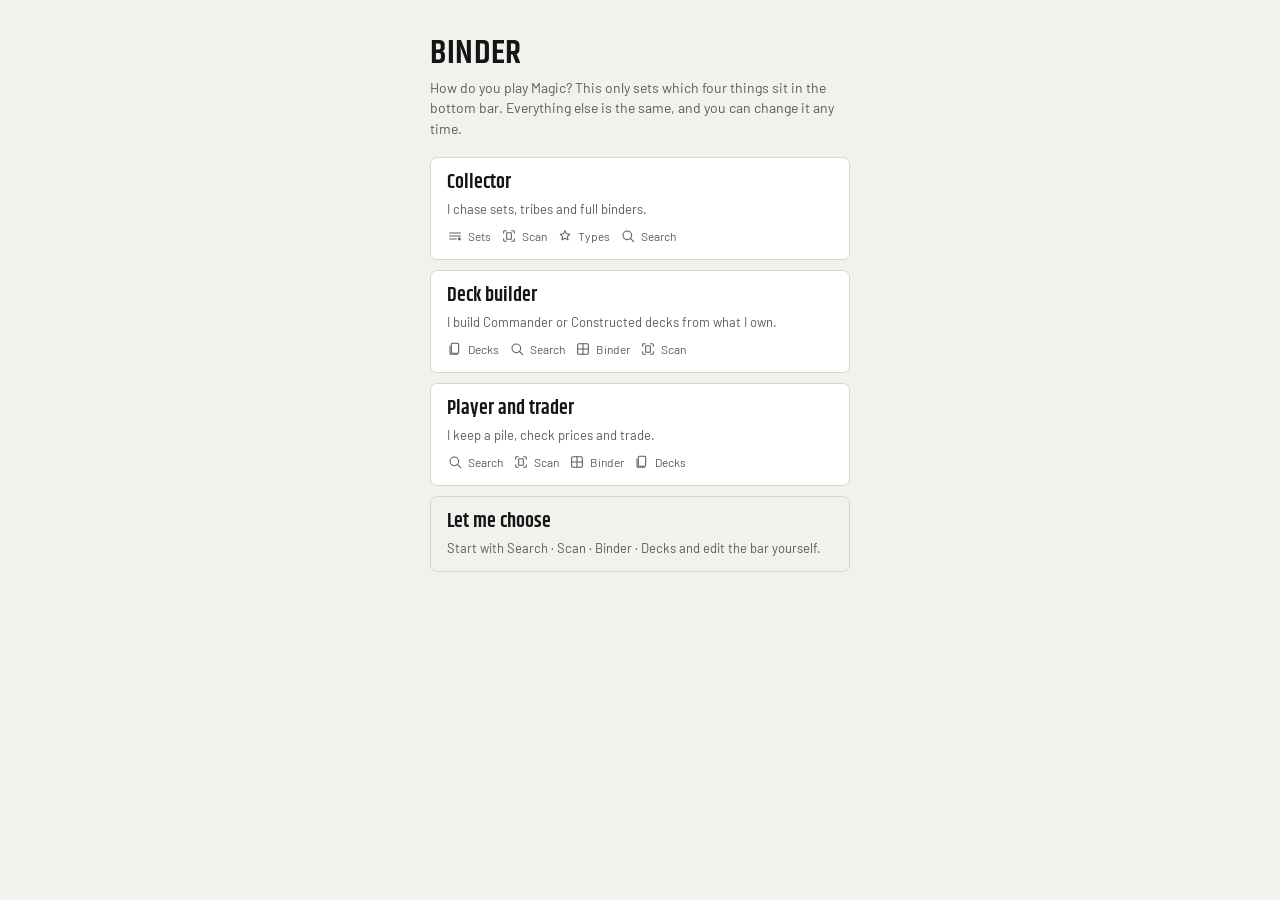
<file: index.html>
<!doctype html>
<html lang="en">
<head>
<meta charset="utf-8">
<meta name="viewport" content="width=device-width,initial-scale=1,viewport-fit=cover">
<title>Binder</title>
<meta name="description" content="Offline Magic: The Gathering collection tracker. Scan a card with the camera, it goes in the binder.">
<meta name="theme-color" content="#0c0c0e">
<script>/* Apply the saved colour scheme before the first paint. Mirrors applyScheme() in js/binder.js. */
(function(){try{var p=(JSON.parse(localStorage.getItem("binder-v2")||"{}").prefs)||{};var d=document.documentElement;var id=p.scheme||"gold";
var A={W:["#e9dfc0","#1a1609","#121110","#1c1a17","#26231f","#33302a","#6b5a2a"],U:["#2b6fd0","#ffffff","#0b1017","#131a24","#1a2331","#263241","#1f63b8"],B:["#7d4fc9","#ffffff","#0d0b10","#17131c","#201a27","#2d2636","#5f3aa6"],R:["#d7301f","#ffffff","#120e0d","#1c1514","#261c1a","#352826","#c8281c"],G:["#257a42","#ffffff","#0b110e","#131b16","#1a241d","#25332a","#237a3e"],C:["#b8c0cc","#111111","#0e0f12","#17191d","#1f2227","#2c3038","#4a5563"]};
var O={W:["#d9a441","#8a5f0e"],U:["#6cc3ff","#1b6fb0"],B:["#d9ccb3","#6f6252"],R:["#f2a93b","#a3500a"],G:["#b7d86a","#497310"],C:["#6fb6d6","#1f7398"]};
if(id==="custom"){var a=A[p.schemeAcc]||A.R,o=O[p.schemeOwn]||O.W,k=["--s-acc","--s-aci","--s-bg","--s-sf","--s-sf2","--s-ln","--l-acc","--l-aci","--s-own","--l-own"],v=[a[0],a[1],a[2],a[3],a[4],a[5],a[6],"#ffffff",o[0],o[1]];for(var i=0;i<k.length;i++)d.style.setProperty(k[i],v[i]);}
d.setAttribute("data-scheme",id);if(p.appearance==="dark"||p.appearance==="light")d.setAttribute("data-theme",p.appearance);}catch(e){}})();</script>
<meta name="apple-mobile-web-app-capable" content="yes">
<meta name="apple-mobile-web-app-status-bar-style" content="black-translucent">
<meta name="apple-mobile-web-app-title" content="Binder">
<link rel="manifest" href="manifest.webmanifest">
<link rel="icon" href="icons/icon-192.png" type="image/png">
<link rel="apple-touch-icon" href="icons/icon-192.png">
<link rel="stylesheet" href="css/binder.css?v=20261018q">
</head>
<body>
<div class="app" id="app">
  <section class="screen on" id="v-loading"><div class="loading" aria-live="polite"><b>Binder</b><div id="ldmsg">Loading card index…</div><div class="bar"><i id="ldbar" style="width:3%"></i></div><div class="mu" id="ldsub" style="font-size:12px"></div></div></section>
  <section class="screen" id="v-search"></section>
  <section class="screen" id="v-scan"></section>
  <section class="screen" id="v-binder"></section>
  <section class="screen" id="v-decks"></section>
  <section class="screen" id="v-card"></section>
  <section class="screen" id="v-deck"></section>
  <section class="screen" id="v-review"></section>
  <section class="screen" id="v-sets"></section>
  <section class="screen" id="v-types"></section>
  <section class="screen" id="v-checklist"></section>
  <section class="screen" id="v-more"></section>
  <section class="screen" id="v-archetype"></section>
  <nav class="tabbar" id="tabbar" hidden aria-label="Sections"></nav>
</div>
<div class="overlay" id="overlay"><div class="sheet" id="sheet" role="dialog" aria-modal="true"></div></div>
<div class="toast" id="toast" role="status" aria-live="polite"></div>
<script src="js/vendor/tesseract.min.js?v=5.1.1"></script>
<script src="js/binder.js?v=20261018q"></script>
</body>
</html>
</file>
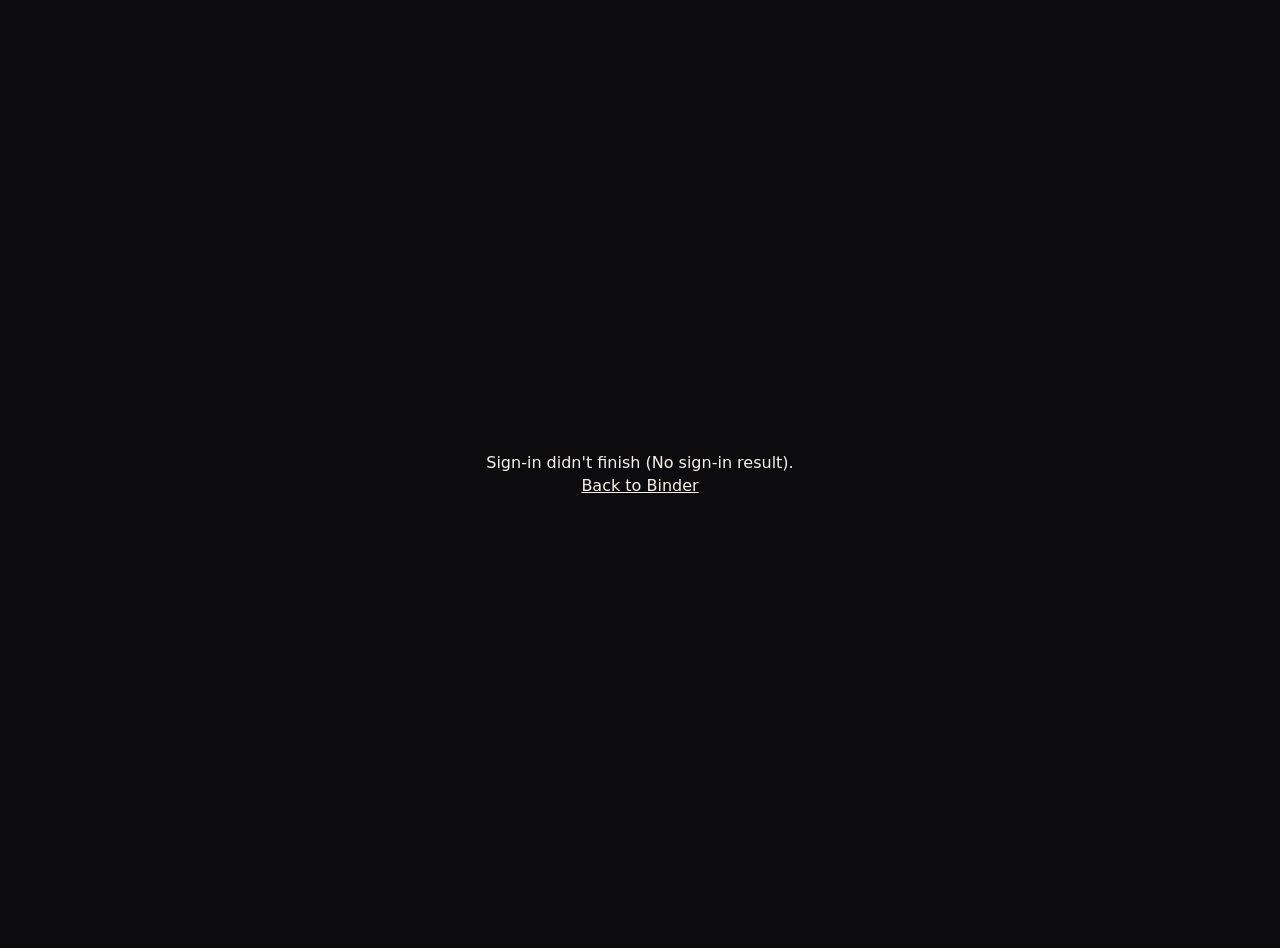
<file: oauth.html>
<!doctype html>
<html lang="en">
<head>
<meta charset="utf-8">
<meta name="viewport" content="width=device-width,initial-scale=1">
<title>Binder · signing in</title>
<style>html{background:#0c0c0e;color:#f6f2e8;font:16px/1.45 system-ui,sans-serif}body{margin:0;min-height:100vh;display:flex;align-items:center;justify-content:center;padding:24px;text-align:center}p{max-width:34ch;margin:8px 0}a{color:inherit}</style>
</head>
<body>
<div><p id="m">Finishing sign-in…</p></div>
<script>
(function(){
  var m=document.getElementById("m");
  var h=new URLSearchParams((location.hash||"").slice(1));var q=new URLSearchParams(location.search);
  var err=h.get("error")||q.get("error");var tok=h.get("access_token");var exp=parseInt(h.get("expires_in")||"0",10);var state=h.get("state");
  var want=null;try{want=localStorage.getItem("binder-oauth-state");}catch(e){}
  var bc=null;try{bc=new BroadcastChannel("binder-sync");}catch(e){}
  function tell(msg){try{if(bc)bc.postMessage(msg);}catch(e){}}
  if(tok&&(!want||want===state)){
    try{localStorage.setItem("binder-gdrive-token",JSON.stringify({access_token:tok,exp:Date.now()+Math.max(60,exp-60)*1000}));localStorage.removeItem("binder-oauth-state");}catch(e){}
    tell({type:"token"});
    m.textContent="Signed in. Returning to Binder…";
    try{history.replaceState(null,"",location.pathname);}catch(e){}
    setTimeout(function(){try{window.close();}catch(e){} if(!window.closed){m.innerHTML='Signed in. You can close this tab and go back to Binder, or <a href="./">open it here</a>.';}},300);
  }else{
    var why=err||(tok?"The sign-in didn't come from this app":"No sign-in result");
    tell({type:"error",error:why});
    m.innerHTML="Sign-in didn't finish ("+why.replace(/[<>&]/g,"")+"). <a href=\"./\">Back to Binder</a>";
  }
})();
</script>
</body>
</html>
</file>
<file: css/binder.css>
/* Binder — "Top 8" theme. Two colours do the work: an action colour (buttons, filters, alerts) and an
   owned colour (counts, progress, the active tab). The ground is black tinted toward the action colour;
   light mode is the pairings sheet: paper, black type, the same two colours darkened. Colour identity
   stays a stripe + pips. Schemes remap the --s-* / --l-* primitives; semantic tokens below never change name. */
@font-face{font-family:"Khand";font-style:normal;font-weight:600;font-display:swap;src:url("../fonts/khand-latin-600-normal.woff2") format("woff2");unicode-range:U+0000-00FF,U+0131,U+0152-0153,U+02BB-02BC,U+02C6,U+02DA,U+02DC,U+0304,U+0308,U+0329,U+2000-206F,U+20AC,U+2122,U+2191,U+2193,U+2212,U+2215,U+FEFF,U+FFFD}
@font-face{font-family:"Khand";font-style:normal;font-weight:700;font-display:swap;src:url("../fonts/khand-latin-700-normal.woff2") format("woff2");unicode-range:U+0000-00FF,U+0131,U+0152-0153,U+02BB-02BC,U+02C6,U+02DA,U+02DC,U+0304,U+0308,U+0329,U+2000-206F,U+20AC,U+2122,U+2191,U+2193,U+2212,U+2215,U+FEFF,U+FFFD}
@font-face{font-family:"Barlow";font-style:normal;font-weight:400;font-display:swap;src:url("../fonts/barlow-latin-400-normal.woff2") format("woff2")}
@font-face{font-family:"Barlow";font-style:normal;font-weight:500;font-display:swap;src:url("../fonts/barlow-latin-500-normal.woff2") format("woff2")}
@font-face{font-family:"Barlow";font-style:normal;font-weight:600;font-display:swap;src:url("../fonts/barlow-latin-600-normal.woff2") format("woff2")}
@font-face{font-family:"Barlow";font-style:normal;font-weight:700;font-display:swap;src:url("../fonts/barlow-latin-700-normal.woff2") format("woff2")}
@font-face{font-family:"IBM Plex Mono";font-style:normal;font-weight:400;font-display:swap;src:url("../fonts/ibm-plex-mono-latin-400-normal.woff2") format("woff2")}
@font-face{font-family:"IBM Plex Mono";font-style:normal;font-weight:500;font-display:swap;src:url("../fonts/ibm-plex-mono-latin-500-normal.woff2") format("woff2")}
@font-face{font-family:"IBM Plex Mono";font-style:normal;font-weight:600;font-display:swap;src:url("../fonts/ibm-plex-mono-latin-600-normal.woff2") format("woff2")}

/* Scheme primitives. --s-* are the dark values, --l-* the light ones. */
:root{--s-acc:#d7301f;--s-aci:#ffffff;--s-own:#d9a441;--s-bg:#0c0c0e;--s-sf:#161618;--s-sf2:#1f1f23;--s-ln:#2b2b30;--l-acc:#c8281c;--l-aci:#ffffff;--l-own:#8a5f0e}
:root[data-scheme="w"]{--s-acc:#e9dfc0;--s-aci:#1a1609;--s-own:#d9a441;--s-bg:#121110;--s-sf:#1c1a17;--s-sf2:#26231f;--s-ln:#33302a;--l-acc:#6b5a2a;--l-aci:#ffffff;--l-own:#8a5f0e}
:root[data-scheme="u"]{--s-acc:#2b6fd0;--s-aci:#ffffff;--s-own:#6cc3ff;--s-bg:#0b1017;--s-sf:#131a24;--s-sf2:#1a2331;--s-ln:#263241;--l-acc:#1f63b8;--l-aci:#ffffff;--l-own:#1b6fb0}
:root[data-scheme="b"]{--s-acc:#7d4fc9;--s-aci:#ffffff;--s-own:#d9ccb3;--s-bg:#0d0b10;--s-sf:#17131c;--s-sf2:#201a27;--s-ln:#2d2636;--l-acc:#5f3aa6;--l-aci:#ffffff;--l-own:#6f6252}
:root[data-scheme="r"]{--s-acc:#d7301f;--s-aci:#ffffff;--s-own:#f2a93b;--s-bg:#120e0d;--s-sf:#1c1514;--s-sf2:#261c1a;--s-ln:#352826;--l-acc:#c8281c;--l-aci:#ffffff;--l-own:#a3500a}
:root[data-scheme="g"]{--s-acc:#257a42;--s-aci:#ffffff;--s-own:#b7d86a;--s-bg:#0b110e;--s-sf:#131b16;--s-sf2:#1a241d;--s-ln:#25332a;--l-acc:#237a3e;--l-aci:#ffffff;--l-own:#497310}
:root[data-scheme="c"]{--s-acc:#b8c0cc;--s-aci:#111111;--s-own:#6fb6d6;--s-bg:#0e0f12;--s-sf:#17191d;--s-sf2:#1f2227;--s-ln:#2c3038;--l-acc:#4a5563;--l-aci:#ffffff;--l-own:#1f7398}

:root{
  --bg:var(--s-bg); --fg:#f6f2e8; --mu:#9d9a92; --ln:var(--s-ln); --sf:var(--s-sf); --sf2:var(--s-sf2);
  --ac:var(--s-acc); --aci:var(--s-aci); --own:var(--s-own); --acs:color-mix(in srgb,var(--s-acc) 30%,var(--s-bg));
  --ok:#5fc08a; --oks:#1a3326; --wn:#f0c04a; --wn-ink:#1a1407; --wns:#3b2e14; --bad:#e06a6a;
  --W:#e9dcb0; --U:#4f8fc9; --B:#8a7f94; --R:#d2604a; --G:#4f9a58; --C:#8d8d93;
  --display:"Khand","Barlow Condensed","Arial Narrow",sans-serif; --sans:"Barlow",system-ui,-apple-system,"Segoe UI",sans-serif; --mono:"IBM Plex Mono",ui-monospace,Menlo,monospace;
  --r:7px; --r-sm:5px;
  color-scheme:dark;
}
@media (prefers-color-scheme:light){ :root:not([data-theme="dark"]){
  --bg:#f1f1ed; --fg:#151515; --mu:#5c5c57; --ln:#d6d6cf; --sf:#ffffff; --sf2:#e9e9e3;
  --ac:var(--l-acc); --aci:var(--l-aci); --own:var(--l-own); --acs:color-mix(in srgb,var(--l-acc) 18%,#ffffff);
  --ok:#1f7a45; --oks:#dff0e6; --wn:#8a5a00; --wn-ink:#ffffff; --wns:#fbeccb; --bad:#b23b3b;
  --W:#d9c98f; --U:#3f7fb8; --B:#5a5064; --R:#c4503a; --G:#3f8a4a; --C:#7d7d83; color-scheme:light } }
:root[data-theme="light"]{
  --bg:#f1f1ed; --fg:#151515; --mu:#5c5c57; --ln:#d6d6cf; --sf:#ffffff; --sf2:#e9e9e3;
  --ac:var(--l-acc); --aci:var(--l-aci); --own:var(--l-own); --acs:color-mix(in srgb,var(--l-acc) 18%,#ffffff);
  --ok:#1f7a45; --oks:#dff0e6; --wn:#8a5a00; --wn-ink:#ffffff; --wns:#fbeccb; --bad:#b23b3b;
  --W:#d9c98f; --U:#3f7fb8; --B:#5a5064; --R:#c4503a; --G:#3f8a4a; --C:#7d7d83; color-scheme:light }

*{box-sizing:border-box}
[hidden]{display:none!important}
html,body{height:100%}
body{margin:0;background:var(--bg);color:var(--fg);font-family:var(--sans);font-size:15px;line-height:1.4;-webkit-font-smoothing:antialiased;caret-color:var(--ac);accent-color:var(--ac);scrollbar-color:var(--ln) transparent;scrollbar-width:thin}
::selection{background:var(--acs);color:var(--fg)}
button,input,textarea{font:inherit;color:inherit}
button{background:none;border:0;padding:0;cursor:pointer;text-align:inherit}
button:focus-visible,input:focus-visible,textarea:focus-visible,[tabindex]:focus-visible{outline:2px solid var(--fg);outline-offset:2px}
.app{height:100%;max-width:560px;margin:0 auto;display:flex;flex-direction:column;background:var(--bg)}
.screen{flex:1;min-height:0;overflow-y:auto;display:none;flex-direction:column;padding-block:12px 16px;padding-left:max(16px,env(safe-area-inset-left,0px));padding-right:max(16px,env(safe-area-inset-right,0px))}
.screen.on{display:flex}
@media (hover:hover){.row:hover,.recent:hover,.deckline:hover,.grid3 button:hover,.setrow:hover{background:var(--sf2)}.btn:hover{border-color:var(--mu)}.btn.pri:hover{opacity:.92}.chip:hover{border-color:var(--mu)}.tabbar button:hover{color:var(--fg)}}
.btn:active,.chip:active,.step button:active{transform:scale(.97)}
.row,.btn,.chip,.deckline,.grid3 button,.tabbar button{transition:background-color .15s,border-color .15s,transform .1s}
.tabbar{display:flex;border-top:1px solid var(--ln);background:var(--bg);padding-top:6px;padding-bottom:max(8px,env(safe-area-inset-bottom,0px));padding-left:max(6px,env(safe-area-inset-left,0px));padding-right:max(6px,env(safe-area-inset-right,0px))}
.tabbar button{flex:1;display:flex;flex-direction:column;align-items:center;gap:2px;font-family:var(--display);font-size:13px;letter-spacing:.04em;text-transform:uppercase;color:var(--mu);padding:4px 0;min-height:48px;justify-content:center;position:relative;border-radius:var(--r-sm)}
.tabbar button svg{width:24px;height:24px;fill:none;stroke:currentColor;stroke-width:1.6;stroke-linecap:round;stroke-linejoin:round}
.tabbar button.on{color:var(--fg);font-weight:600}.tabbar button.on svg{stroke-width:2.1}
.tabbar button.on::before{content:"";position:absolute;top:-7px;left:50%;width:12px;height:6px;margin-left:-6px;background:var(--own);clip-path:polygon(0 0,100% 0,50% 100%)}
.tabbar .badge{position:absolute;top:3px;left:calc(50% + 7px);background:var(--wn);color:var(--wn-ink);font-size:11px;font-weight:700;border-radius:999px;padding:0 5px;line-height:16px;min-width:16px;text-align:center}

.top{display:flex;align-items:center;justify-content:space-between;gap:10px;margin-bottom:10px;min-height:32px}
.top h1{font-family:var(--display);font-size:28px;font-weight:600;margin:0;letter-spacing:.02em;text-transform:uppercase;line-height:1}
.top .s{font-size:12.5px;color:var(--mu)}
.back{color:var(--fg);font-weight:600;font-size:14px;display:inline-flex;align-items:center;gap:4px;min-height:32px}
.in{display:flex;align-items:center;gap:8px;border:1px solid var(--ln);border-radius:var(--r);padding:0 12px;background:var(--sf);min-height:44px}
.in input{flex:1;min-width:0;background:none;border:0;padding:10px 0;font-size:15px}
.in input::placeholder{color:var(--mu)}
.in .x{color:var(--mu);min-width:28px;min-height:28px;display:flex;align-items:center;justify-content:center;font-size:16px}
.chips{display:flex;flex-wrap:wrap;gap:6px;margin-top:8px}
.chip{font-size:13px;font-weight:500;padding:0 11px;min-height:34px;border:1px solid var(--ln);border-radius:var(--r-sm);display:inline-flex;align-items:center;gap:6px;background:var(--sf);color:var(--fg)}
.chip.on{background:var(--ac);color:var(--aci);border-color:var(--ac)}
.chip.on .pip{box-shadow:0 0 0 1.5px var(--aci)}
.chip .cnt,.frac,.q{font-variant-numeric:tabular-nums}
.h{font-family:var(--display);font-size:15px;text-transform:uppercase;letter-spacing:.05em;color:var(--mu);font-weight:600;padding:16px 2px 5px;line-height:1.1}
.lst{display:flex;flex-direction:column}
.row{display:flex;align-items:center;gap:10px;padding:0 2px;border-bottom:1px solid var(--ln);min-height:52px;min-width:0;width:100%;color:var(--fg)}
.row:last-child{border-bottom:0}
.row .tx{flex:1;min-width:0}
.row .n{font-weight:600;white-space:nowrap;overflow:hidden;text-overflow:ellipsis;font-size:14.5px}
.row .d{font-size:12.5px;color:var(--mu);white-space:nowrap;overflow:hidden;text-overflow:ellipsis;display:flex;align-items:center;gap:6px;margin-top:1px}
.row .d>span+span::before{content:"·";margin-right:6px;opacity:.6}
.row .tx .bar{margin-top:7px;width:100%}
.row.dim .n{color:var(--mu);font-weight:500}
.q{font-family:var(--mono);font-variant-numeric:tabular-nums;font-size:14px;min-width:34px;text-align:right;color:var(--mu)}
.q.own{color:var(--own);font-weight:600}
.q small{display:block;font-size:11.5px;font-weight:400;color:var(--mu);margin-top:1px}
.stripe{width:4px;align-self:stretch;border-radius:2px;flex:0 0 auto;background:var(--ln);min-height:36px}
.stripe.W{background:var(--W)}.stripe.U{background:var(--U)}.stripe.B{background:var(--B)}.stripe.R{background:var(--R)}.stripe.G{background:var(--G)}.stripe.C{background:var(--C)}
.pips{display:inline-flex;gap:2px;vertical-align:middle;flex:0 0 auto}
.pip{width:11px;height:11px;border-radius:50%;display:inline-block;border:1px solid rgba(0,0,0,.25);font-size:8px;line-height:10px;text-align:center;font-family:var(--mono);color:#1a1a1a;background:var(--C)}
.pip.W{background:var(--W)}.pip.U{background:var(--U)}.pip.B{background:var(--B)}.pip.R{background:var(--R)}.pip.G{background:var(--G)}
.pill{display:inline-flex;align-items:center;gap:4px;font-size:12px;padding:0 8px;min-height:22px;border-radius:999px;background:var(--sf2);border:1px solid var(--ln);white-space:nowrap;color:var(--fg)}
.pill.ok{color:var(--ok);background:var(--oks);border-color:transparent}
.pill.wn{color:var(--wn);background:var(--wns);border-color:transparent}
.btn{display:inline-flex;align-items:center;justify-content:center;gap:6px;padding:0 14px;min-height:44px;border-radius:var(--r);font-weight:600;font-size:14.5px;border:1px solid var(--ln);background:var(--sf);color:var(--fg);width:100%}
.btn.pri{background:var(--ac);color:var(--aci);border-color:var(--ac)}
.btn.ghost{background:transparent}
.btn.sm{min-height:36px;font-size:13px;padding:0 12px;width:auto}
.btn[disabled]{opacity:.45;cursor:default}
.btnrow{display:flex;gap:8px;margin-top:12px}.btnrow .btn{flex:1}
.card{background:var(--sf2);border:1.5px solid var(--ln);border-radius:var(--r-sm);position:relative;overflow:hidden;flex:0 0 auto;display:flex;flex-direction:column;text-align:left}
.card .ttl{font-size:11.5px;font-weight:600;line-height:1.2;padding:5px 6px 2px;display:-webkit-box;-webkit-line-clamp:2;-webkit-box-orient:vertical;overflow:hidden;color:var(--fg);min-height:32px}
.card .art{flex:1;margin:3px 5px;border-radius:3px;background:var(--bg);min-height:0}
.card .ft{font-size:11px;color:var(--mu);padding:2px 6px 5px;display:flex;justify-content:space-between;gap:6px;align-items:center;min-width:0}
.card .ft span{white-space:nowrap;overflow:hidden;text-overflow:ellipsis}
.card .ft .pips{flex:0 0 auto}
.card.sm{width:34px;height:48px;border-radius:3px}.card.sm .ttl,.card.sm .ft{display:none}.card.sm .art{margin:4px}
.card.md{width:104px;height:146px}.card.lg{width:120px;height:168px}
.card.lg .ttl{font-size:13px;min-height:36px}.card.lg .ft{font-size:11.5px}
.card.W{border-color:var(--W)}.card.U{border-color:var(--U)}.card.B{border-color:var(--B)}.card.R{border-color:var(--R)}.card.G{border-color:var(--G)}.card.C{border-color:var(--C)}
.card.M{border-image:linear-gradient(var(--ci1),var(--ci2)) 1}
.card img.ci{position:absolute;inset:0;width:100%;height:100%;object-fit:cover;background:transparent}
.card.sm img.ci{object-fit:cover;object-position:center 18%}
.card .foil{position:absolute;right:5px;top:5px;width:9px;height:9px;border-radius:50%;background:linear-gradient(135deg,var(--U),var(--W),var(--R));box-shadow:0 0 0 1.5px var(--sf2)}
.card.ph{border-style:dashed;background:transparent}.card.ph .art{background:transparent}
.grid3{display:grid;grid-template-columns:repeat(3,1fr);gap:10px 8px;justify-items:center;touch-action:pan-y}
.grid3 button{display:flex;flex-direction:column;align-items:center;gap:5px;width:100%;padding:4px 0 6px;border-radius:var(--r)}
.grid3 .lbl{font-size:12px;color:var(--mu);max-width:100%;white-space:nowrap;overflow:hidden;text-overflow:ellipsis;font-family:var(--mono);font-variant-numeric:tabular-nums}
.grid3 .lbl b{color:var(--fg);font-weight:600}
.kv{display:grid;grid-template-columns:auto 1fr;gap:6px 14px;font-size:13px;margin:0}.kv dt{color:var(--mu)}.kv dd{margin:0}
.step{display:inline-flex;align-items:center;border:1px solid var(--ln);border-radius:var(--r);overflow:hidden;background:var(--sf)}
.step button{min-width:44px;height:44px;display:flex;align-items:center;justify-content:center;font-size:18px;font-weight:600}
.step .v{font-family:var(--mono);font-variant-numeric:tabular-nums;border-left:1px solid var(--ln);border-right:1px solid var(--ln);min-width:44px;height:44px;display:flex;align-items:center;justify-content:center;font-weight:600;font-size:15px}
.sect{background:var(--sf);border:1px solid var(--ln);border-radius:var(--r);padding:10px 12px}
.sect.warn{border-color:var(--wn)}
.mu{color:var(--mu)}.mono{font-family:var(--mono);font-variant-numeric:tabular-nums}
.empty{color:var(--mu);padding:28px 8px;text-align:center;font-size:13.5px;line-height:1.5}
.note{font-size:12px;color:var(--mu);margin-top:8px;line-height:1.45}
.oracle{font-size:13px;line-height:1.45;white-space:pre-wrap;color:var(--fg)}
.overlay{position:fixed;inset:0;background:rgba(0,0,0,.45);display:flex;align-items:flex-end;justify-content:center;z-index:20;visibility:hidden;opacity:0;transition:opacity .18s,visibility 0s .18s}
.overlay.on{visibility:visible;opacity:1;transition:opacity .18s}
.overlay .sheet{transform:translateY(24px);transition:transform .22s cubic-bezier(.2,.8,.2,1)}
.overlay.on .sheet{transform:none}
.sheet{width:100%;max-width:560px;background:var(--sf);border-radius:14px 14px 0 0;padding:8px 16px;padding-bottom:max(16px,env(safe-area-inset-bottom,0px));border-top:1px solid var(--ln);max-height:88%;overflow-y:auto}
.sheet .grab{width:36px;height:4px;border-radius:2px;background:var(--ln);margin:0 auto 10px}
.compare{display:flex;gap:14px;align-items:flex-start;justify-content:center}
.compare .col{display:flex;flex-direction:column;align-items:center;gap:4px;font-size:11px;color:var(--mu);min-width:0}
.crop{width:96px;height:134px;border-radius:var(--r-sm);background:var(--sf2);border:1px solid var(--ln);overflow:hidden;position:relative}
.crop img{width:100%;height:100%;object-fit:cover}
.crop:empty::after{content:"no photo";position:absolute;inset:0;display:flex;align-items:center;justify-content:center;font-size:11px;color:var(--mu)}
.conf{height:6px;border-radius:3px;background:var(--ln);overflow:hidden;flex:1}
.conf i{display:block;height:100%;background:var(--ok)}
.conf.wn i{background:var(--wn)}.conf.bad i{background:var(--bad)}
.meter{display:flex;align-items:center;gap:8px;font-family:var(--mono);font-size:12px;color:var(--mu)}
.tray{display:flex;gap:6px;align-items:flex-end;overflow-x:auto;padding:4px 0;scrollbar-width:none}
.sidetabs{display:flex;gap:4px;margin-bottom:10px}
.sidetabs button{flex:1;min-height:34px;border-radius:var(--r-sm);border:1px solid var(--ln);background:var(--sf);font-size:12px;font-weight:600;color:var(--mu);display:flex;align-items:center;justify-content:center;gap:4px}
.sidetabs button.on{color:var(--fg);border-color:var(--fg)}
.dots{display:flex;gap:5px;justify-content:center;margin:10px 0;flex-wrap:wrap}
.dots i{width:6px;height:6px;border-radius:50%;background:var(--ln)}.dots i.on{background:var(--fg)}
textarea{width:100%;min-height:120px;background:var(--sf);border:1px solid var(--ln);border-radius:var(--r);padding:10px 12px;font-family:var(--mono);font-size:12.5px;resize:vertical}
.deckline{display:flex;align-items:center;gap:8px;min-height:44px;border-bottom:1px solid var(--ln);width:100%;color:var(--fg)}
.deckline[disabled]{cursor:default}.deckline[disabled] .nm{color:var(--mu);font-style:italic}
.deckline .qn{font-family:var(--mono);color:var(--mu);width:18px;font-size:12px}
.deckline .nm{flex:1;min-width:0;white-space:nowrap;overflow:hidden;text-overflow:ellipsis;font-weight:500}
.deckline.ok .nm{color:var(--mu);font-weight:400}
.deckline .st{font-family:var(--mono);font-size:12px;color:var(--wn);font-weight:600}
.deckline.ok .st{color:var(--ok);font-weight:500}
.bar{height:6px;border-radius:0;background:var(--ln);overflow:hidden;clip-path:polygon(0 0,100% 0,calc(100% - 5px) 100%,0 100%)}.bar i{display:block;height:100%;background:var(--own)}
.toast{position:fixed;left:50%;bottom:calc(72px + env(safe-area-inset-bottom,0px));transform:translateX(-50%);background:var(--fg);color:var(--bg);padding:9px 14px;border-radius:var(--r);font-size:13px;font-weight:600;opacity:0;transition:opacity .2s;pointer-events:none;z-index:30;max-width:90%;white-space:nowrap;overflow:hidden;text-overflow:ellipsis}
.toast.on{opacity:1}
.toast button{pointer-events:auto;margin-left:10px;text-decoration:underline}
.cam{border:1px dashed var(--ln);border-radius:var(--r);min-height:240px;display:flex;flex-direction:column;align-items:center;justify-content:center;gap:10px;background:var(--sf);text-align:center;padding:16px;position:relative;overflow:hidden}
.cam img{position:absolute;inset:0;width:100%;height:100%;object-fit:cover;opacity:.3}
.cam .guide{width:120px;height:168px;border:2px dashed var(--mu);border-radius:6px;position:relative;z-index:1}
.cam label,.cam .z{position:relative;z-index:1}
.cam .demo{font-size:12.5px;color:var(--mu);text-decoration:underline;text-underline-offset:3px;min-height:36px;padding:0 8px}
input[type=file]{position:absolute;width:1px;height:1px;opacity:0;pointer-events:none}
.loading{flex:1;display:flex;flex-direction:column;align-items:center;justify-content:center;gap:12px;color:var(--mu);text-align:center;padding:24px}
.loading b{color:var(--fg);font-size:18px}
.loading .bar{width:220px}
@media (prefers-reduced-motion:reduce){.toast,.overlay,.overlay .sheet,.row,.btn,.chip,.deckline,.grid3 button,.tabbar button{transition:none}.btn:active,.chip:active,.step button:active{transform:none}}

.cam video{position:absolute;inset:0;width:100%;height:100%;object-fit:cover;background:#000}
.cam.live{min-height:380px;border-style:solid;border-color:var(--ln);padding:0;justify-content:flex-end;gap:0}
.cam.live .guide{position:absolute;left:50%;top:44%;transform:translate(-50%,-50%);width:min(62%,230px);aspect-ratio:63/88;height:auto;border-color:rgba(255,255,255,.85);box-shadow:0 0 0 2000px rgba(0,0,0,.35)}
.cam.live .ctl{position:relative;z-index:4;width:100%;display:flex;gap:8px;padding:10px;background:linear-gradient(transparent,rgba(0,0,0,.6))}
.cam.live .ctl .btn{flex:1;background:rgba(20,22,26,.85);border-color:rgba(255,255,255,.2);color:#fff}
.cam.live .ctl .btn.pri{background:var(--ac);color:var(--aci);border-color:var(--ac)}
.cam.live #ocrmsg{position:absolute;left:0;right:0;top:10px;z-index:2;color:#fff;text-shadow:0 1px 2px rgba(0,0,0,.6)}
.cam.live .busy{position:absolute;inset:0 0 64px;z-index:3;background:rgba(0,0,0,.45);display:flex;flex-direction:column;gap:12px;align-items:center;justify-content:center;color:#fff;font-weight:600}
.cam.live .busy .btn{width:auto;background:rgba(20,22,26,.85);border-color:rgba(255,255,255,.3);color:#fff}
.cam.live .ctl .btn{font-size:12.5px;padding:0 8px}
.livehint{position:absolute;left:50%;transform:translateX(-50%);bottom:72px;z-index:2;text-align:center;color:#fff;font-size:12.5px;min-height:16px;pointer-events:none;background:rgba(0,0,0,.55);border-radius:999px;padding:3px 10px;max-width:90%}
.livehint:empty{display:none}
.livebanner{position:absolute;left:10px;right:10px;top:10px;z-index:4;display:flex;align-items:center;gap:10px;padding:8px 10px;border-radius:var(--r);background:var(--sf);color:var(--fg);border:1px solid var(--ln);box-shadow:0 6px 20px rgba(0,0,0,.35)}
.livebanner.ok{border-color:var(--ok)}.livebanner.review{border-color:var(--wn)}
.livebanner .tx{flex:1;min-width:0}.livebanner .n{font-weight:700;white-space:nowrap;overflow:hidden;text-overflow:ellipsis}.livebanner .d{font-size:12px;color:var(--mu);white-space:nowrap;overflow:hidden;text-overflow:ellipsis}
.livebanner .btn{width:auto;min-height:34px}
.livebanner[hidden]{display:none}
#livetray{min-height:60px}

/* Collection segments, checklist grid */
.lnk{color:inherit;text-decoration:underline;text-decoration-color:var(--ln);text-underline-offset:3px;font:inherit}
.row .d>*{flex:none}
.row .d>.lnk{flex:0 1 auto;min-width:0;overflow:hidden;text-overflow:ellipsis;white-space:nowrap;text-align:left}
.lnk:hover{text-decoration-color:var(--mu)}
.slots{display:grid;gap:10px 8px;justify-items:center;touch-action:pan-y pinch-zoom}
.slots.cols3{grid-template-columns:repeat(3,1fr)}.slots.cols4{grid-template-columns:repeat(4,1fr)}.slots.cols5{grid-template-columns:repeat(5,1fr)}.slots.cols6{grid-template-columns:repeat(6,1fr)}
.slot{position:relative;display:flex;flex-direction:column;align-items:center;gap:4px;width:100%;padding:2px 0 4px;border-radius:var(--r)}
.slot{min-width:0}
.slot .card.md{width:100%;max-width:100%;height:auto;aspect-ratio:63/88}
.slots.cols3 .card .ttl{font-size:11.5px}.slots.cols4 .card .ttl{font-size:10px;min-height:26px}.slots.cols5 .card .ttl,.slots.cols6 .card .ttl{font-size:8px;min-height:20px;padding:3px 4px 1px}
.slots.cols5 .card .ft,.slots.cols6 .card .ft{display:none}
.slot.miss .card{border-style:dashed;opacity:.9}
.slot.miss .card img.ci{filter:grayscale(1) brightness(.75) contrast(.9);opacity:.55}
.slot.miss .card .ttl{color:var(--mu)}
.slot .num{font-size:11px;color:var(--mu)}
.slot:not(.miss) .num{color:var(--own);font-weight:600}
.slot .cnt{position:absolute;right:6px;top:6px;background:var(--own);color:var(--bg);font-size:11px;font-weight:600;border-radius:999px;padding:1px 6px}
.slot .addq{position:absolute;right:4px;bottom:22px;width:32px;height:32px;border-radius:50%;background:var(--sf);border:1px solid var(--ln);color:var(--fg);font-size:18px;line-height:30px;text-align:center;font-weight:600;cursor:pointer}
.slot .pr{position:absolute;left:6px;bottom:24px;font-size:10.5px;background:var(--bg);color:var(--fg);border-radius:4px;padding:0 4px;opacity:.9}
.slots.cols5 .pr,.slots.cols6 .pr,.slots.cols5 .addq,.slots.cols6 .addq{display:none}
.slots.cols5 .cnt,.slots.cols6 .cnt{right:3px;top:3px;font-size:10px;padding:0 4px}
.row .rowbtn{display:flex;align-items:center;gap:10px;flex:1;min-width:0;color:inherit;min-height:52px}
.plus{width:44px;height:44px;border-radius:var(--r);border:1px solid var(--ln);background:var(--sf);font-size:20px;font-weight:600;color:var(--fg);flex:0 0 auto}
@media (hover:hover){.slot:hover{background:var(--sf2)}.plus:hover,.slot .addq:hover{border-color:var(--mu)}}

/* Tray, bar editor, archetype */
.traygrid{display:grid;grid-template-columns:repeat(4,1fr);gap:8px;margin-top:12px}
.trayitem{display:flex;flex-direction:column;align-items:center;gap:6px;padding:12px 4px 10px;border-radius:var(--r);border:1px solid var(--ln);background:var(--sf2);font-size:12px;font-weight:600;color:var(--fg);position:relative;min-height:72px}
.trayitem svg{width:24px;height:24px}
.trayitem .badge{position:absolute;top:6px;right:8px;background:var(--wn);color:var(--wn-ink);font-size:11px;font-weight:700;border-radius:999px;padding:0 5px;line-height:16px;min-width:16px;text-align:center}
.iconbtn{width:40px;height:40px;border-radius:var(--r-sm);border:1px solid var(--ln);background:var(--sf);color:var(--fg);font-size:16px;line-height:1;flex:0 0 auto;display:inline-flex;align-items:center;justify-content:center;text-align:center;padding:0}
.iconbtn[disabled]{opacity:.35}
.row>svg{flex:0 0 auto;color:var(--mu)}
.arch{display:flex;flex-direction:column;gap:18px;max-width:420px;margin:0 auto;padding-block:24px}
.arch-head b{font-family:var(--display);font-size:34px;font-weight:600;display:block;margin-bottom:8px;text-transform:uppercase;letter-spacing:.02em;line-height:1}
.arch-head .mu{font-size:14px;line-height:1.45}
.arch-list{display:flex;flex-direction:column;gap:10px}
.arch-opt{display:flex;flex-direction:column;gap:6px;text-align:left;padding:14px 16px;border-radius:var(--r);border:1px solid var(--ln);background:var(--sf);color:var(--fg)}
.arch-opt.quiet{background:transparent}
.arch-name{font-family:var(--display);font-weight:600;font-size:20px;line-height:1.1}
.arch-blurb{font-size:13px;color:var(--mu);line-height:1.4}
.arch-bar{display:flex;gap:10px;margin-top:4px;flex-wrap:wrap}
.arch-bar span{display:inline-flex;align-items:center;gap:5px;font-size:12px;color:var(--mu)}
.arch-bar svg{width:16px;height:16px}
@media (hover:hover){.arch-opt:hover,.trayitem:hover{border-color:var(--mu)}}
.arch-opt:active{transform:scale(.99)}

/* Fraction column: owned / total, right-aligned on a shared axis */
.frac{font-family:var(--mono);font-variant-numeric:tabular-nums;min-width:84px;text-align:right;display:flex;justify-content:flex-end;align-items:baseline;gap:4px;color:var(--mu);font-size:12.5px;flex:0 0 auto}
.frac b{font-family:var(--display);font-size:19px;font-weight:600;color:var(--mu);line-height:1}
.frac.own b{color:var(--own)}.frac.ok b{color:var(--ok)}.frac.wn b{color:var(--wn)}
.setrow2,.typerow,.row:has(.frac){min-height:64px;padding-block:8px;align-items:center}
.q .dash{opacity:.5}
/* Chip rails: one horizontal line that scrolls instead of wrapping unevenly */
.chips.rail{flex-wrap:nowrap;overflow-x:auto;overflow-y:hidden;scrollbar-width:none;padding-bottom:2px;min-height:36px}
.chips.rail::-webkit-scrollbar{display:none}
.chips.rail .chip{flex:0 0 auto}
.chip .cnt{font-size:11px;opacity:.75;margin-left:2px}
.chipgap{flex:0 0 6px;border-left:1px solid var(--ln);margin:4px 2px;align-self:stretch}
/* Shared title + big number under a .top */
h2.title{font-family:var(--display);font-size:26px;font-weight:600;line-height:1.05;margin:0;letter-spacing:.02em;text-transform:uppercase;text-wrap:balance}
.bignum{display:flex;align-items:baseline;gap:8px;margin-top:8px}
.bignum>.mono:first-child{font-family:var(--display);font-size:46px;font-weight:600;line-height:.9;color:var(--own)}
/* Checklist slot: badge top-right, add button bottom-right over the card, number + price under */
.slot .under{display:flex;align-items:center;justify-content:center;gap:8px;min-height:16px}
.slot .pr{position:static;background:none;padding:0;opacity:1;color:var(--mu);font-size:11px}
.slot .addq{bottom:30px;right:6px;width:34px;height:34px;line-height:32px;box-shadow:0 2px 6px rgba(0,0,0,.25)}
.slots.cols4 .addq{width:28px;height:28px;line-height:26px;font-size:16px;bottom:26px}
.slots.cols5 .under .pr,.slots.cols6 .under .pr{display:none}
/* .top rhythm: same height whether it holds an h1 or a back link */
.top{min-height:36px}
.top .back{padding-right:6px}

/* Live scanner states on the guide frame, the capture flash, and sticky sheet actions */
.cam.live .guide{transition:border-color .18s,border-style .18s}
.cam.live .guide[data-state=hold]{border-style:solid;border-color:#fff}
.cam.live .guide[data-state=read]{border-style:solid;border-color:var(--wn);animation:guidepulse .9s ease-in-out infinite}
.cam.live .guide[data-state=ok]{border-style:solid;border-color:var(--own);box-shadow:0 0 0 2000px rgba(0,0,0,.35),0 0 0 4px color-mix(in srgb,var(--own) 45%,transparent)}
.cam.live .guide[data-state=review]{border-style:solid;border-color:var(--wn);box-shadow:0 0 0 2000px rgba(0,0,0,.35),0 0 0 4px rgba(233,180,81,.45)}
@keyframes guidepulse{0%,100%{box-shadow:0 0 0 2000px rgba(0,0,0,.35),0 0 0 0 rgba(233,180,81,.0)}50%{box-shadow:0 0 0 2000px rgba(0,0,0,.35),0 0 0 6px rgba(233,180,81,.5)}}
#flash{position:fixed;inset:0;z-index:60;background:#fff;opacity:0;pointer-events:none}
#flash.go{animation:camflash .5s ease-out}
@keyframes camflash{0%{opacity:.92}100%{opacity:0}}
@media (prefers-reduced-motion:reduce){#flash.go{animation-duration:.25s}.cam.live .guide[data-state=read]{animation:none}}
.sheet .stick{position:sticky;bottom:calc(-1*max(16px,env(safe-area-inset-bottom,0px)));margin:12px -16px calc(-1*max(16px,env(safe-area-inset-bottom,0px)));padding:10px 16px max(16px,env(safe-area-inset-bottom,0px));background:var(--sf);border-top:1px solid var(--ln)}

/* Top 8 corners: a cut, not a curve. corner-shape keeps borders on the bevel; browsers without it get the small radius. */
@supports (corner-shape:bevel){
  .btn,.chip,.sect,.card,.step,.in,.sheet,.arch-opt,.trayitem,.iconbtn,.plus,.cam,.livebanner,.toast,.tabbar button,.slot,.grid3 button,.sidetabs button,textarea,.crop,.card.sm,.slot .addq{corner-shape:bevel}
  .sheet{border-radius:12px 12px 0 0}
  .slot .addq{border-radius:6px}
}
/* Colour scheme controls (Settings and first-run) */
.schemes{display:grid;grid-template-columns:repeat(2,1fr);gap:8px;margin-top:8px}
.scheme{display:flex;align-items:center;gap:10px;min-height:48px;padding:0 12px;border:1px solid var(--ln);border-radius:var(--r);background:var(--sf);color:var(--fg);font-weight:600;font-size:14px;text-align:left}
.scheme.on{border-color:var(--fg);box-shadow:inset 0 0 0 1px var(--fg)}
.scheme .sw{width:26px;height:26px;border-radius:50%;flex:0 0 auto;border:1px solid rgba(0,0,0,.35)}
.pipsel{display:flex;align-items:center;gap:10px;margin-top:10px;flex-wrap:wrap}
.pipsel .lbl{font-size:13px;color:var(--mu);min-width:56px}
.pipsel button{width:32px;height:32px;border-radius:50%;border:1px solid rgba(0,0,0,.35);flex:0 0 auto}
.pipsel button[aria-pressed=true]{outline:2px solid var(--fg);outline-offset:3px}
@supports (corner-shape:bevel){.scheme{corner-shape:bevel}}
/* support + basket sheets */
a.scheme,a.chip,a.btn{text-decoration:none}
.lands{display:grid;grid-template-columns:repeat(5,1fr);gap:6px;margin-top:12px}
.land{display:flex;flex-direction:column;align-items:center;gap:6px;padding:10px 4px 8px;border:1px solid var(--ln);border-radius:var(--r);background:var(--sf);color:var(--fg);text-decoration:none;font-family:var(--display);text-transform:uppercase;letter-spacing:.04em;font-size:12px;font-weight:600}
.land .pip{width:16px;height:16px}
.land .amt{font-family:var(--mono);font-size:12px;color:var(--mu);text-transform:none;letter-spacing:0}
@supports (corner-shape:bevel){.land{corner-shape:bevel}}
.addr{font-family:var(--mono);font-size:12px;color:var(--mu);overflow:hidden;text-overflow:ellipsis;white-space:nowrap;max-width:100%;display:block}
</file>
